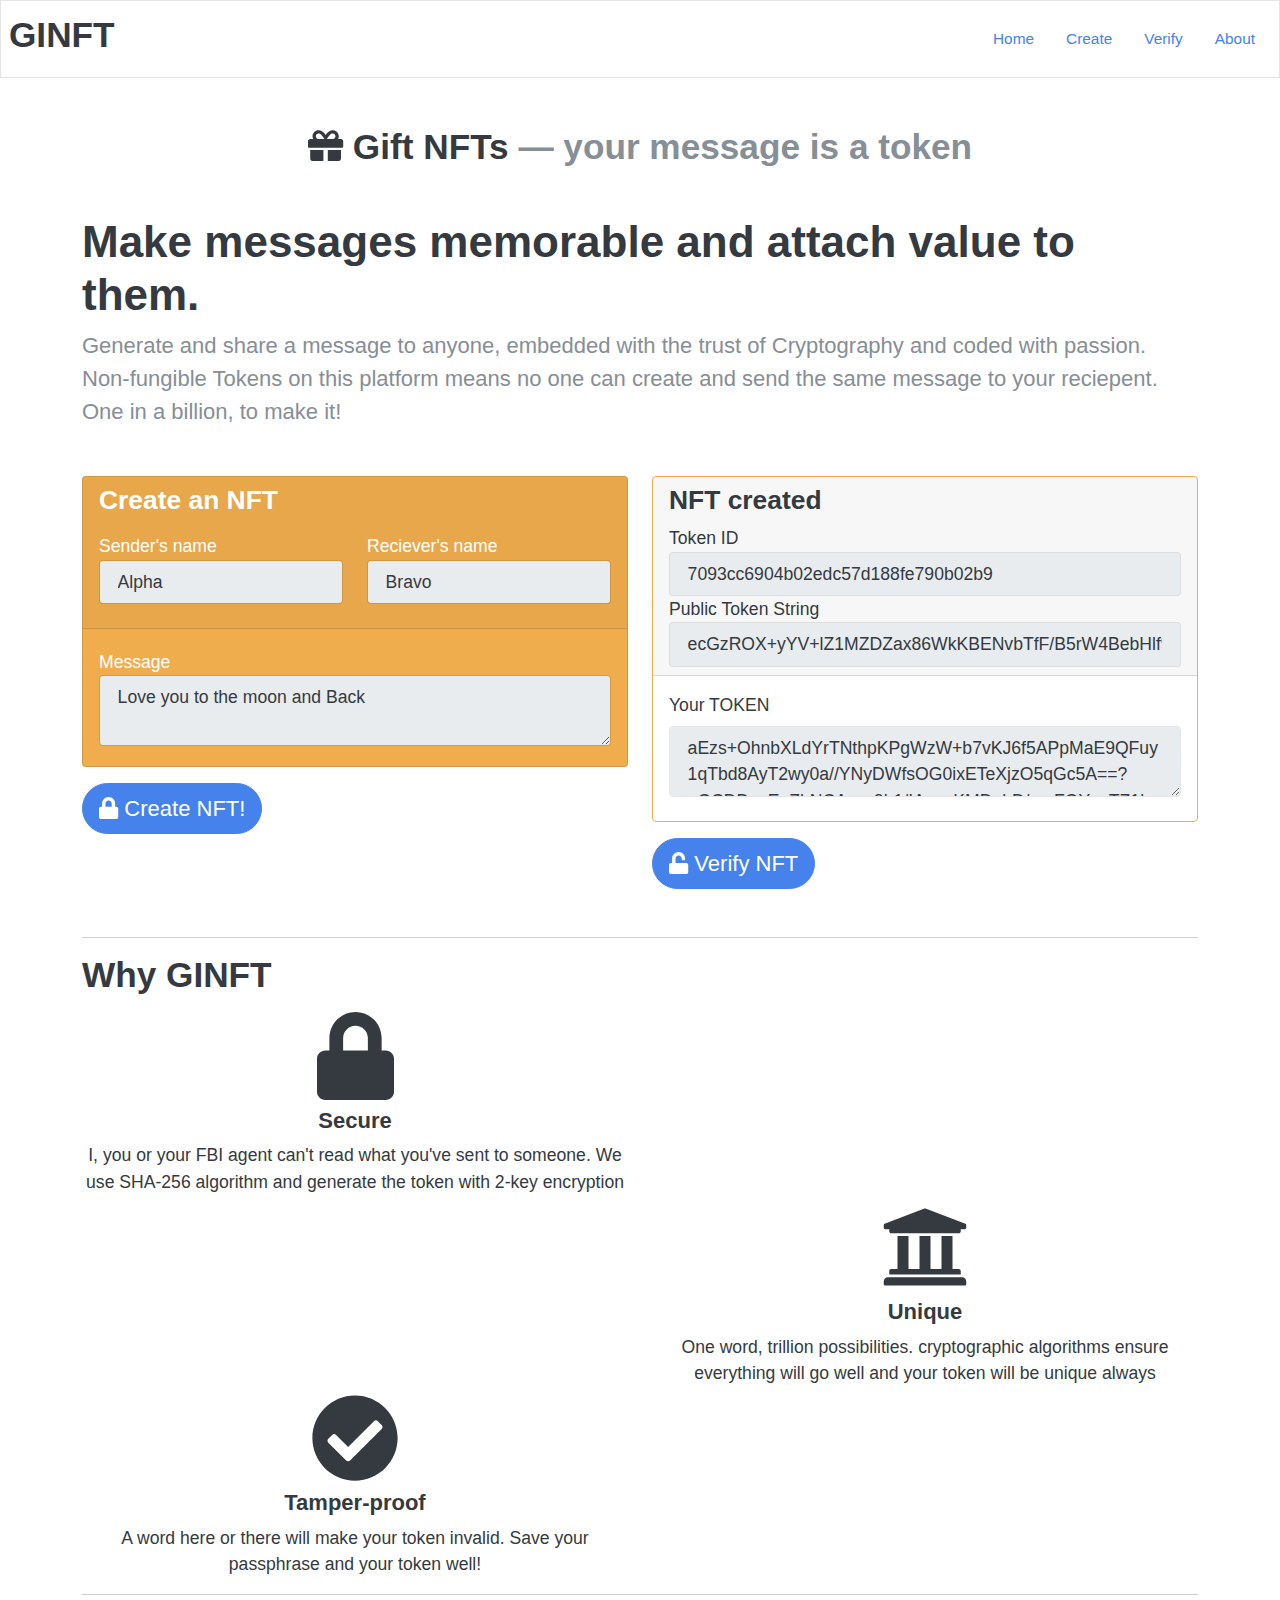
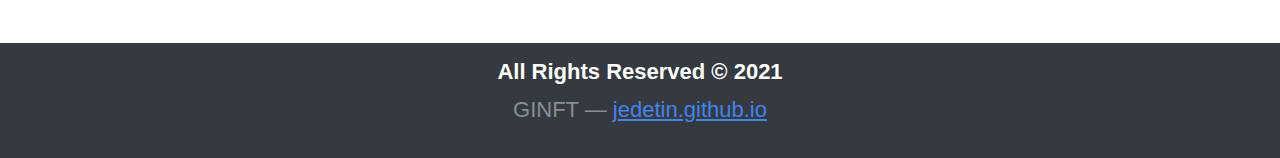
<file: index.html>
<!DOCTYPE html>
<html lang="en">

<head>
    <meta charset="UTF-8">
    <meta name="viewport" content="width=device-width, initial-scale=1.0">
    <meta http-equiv="X-UA-Compatible" content="ie=edge">
    <link rel="shortcut icon" href="assets/img/fav.png" type="image/x-icon">
    <!-- ========================================= Css files -->
    <link rel="stylesheet" href="assets/css/bootstrap.min.css">
    <link rel="stylesheet" href="assets/css/font-awesome.css">

    <title>GINFT - gifting NFTs</title>

    <script language="JavaScript" type="text/javascript" src="assets/cryptico/jsbn.js"></script>
    <script language="JavaScript" type="text/javascript" src="assets/cryptico/random.js"></script>
    <script language="JavaScript" type="text/javascript" src="assets/cryptico/hash.js"></script>
    <script language="JavaScript" type="text/javascript" src="assets/cryptico/rsa.js"></script>
    <script language="JavaScript" type="text/javascript" src="assets/cryptico/aes.js"></script>
    <script language="JavaScript" type="text/javascript" src="assets/cryptico/api.js"></script>

    <script src="assets/js/script.js"></script>

</head>

<body>

    <nav class="navbar navbar-light bg-light p-2 ">
        <a class="navbar-brand">
            <h2>GINFT</h2>
        </a>
        <form class="form-inline">
            <ul class="nav justify-content-center">
                <li class="nav-item">
                    <a class="nav-link active" href="index.html">Home</a>
                </li>
                <li class="nav-item">
                    <a class="nav-link" href="create.html">Create</a>
                </li>
                <li class="nav-item">
                    <a class="nav-link" href="verify.html">Verify</a>
                </li>
                <li class="nav-item">
                    <a class="nav-link" href="about.html">About</a>
                </li>
            </ul>
        </form>
    </nav>

    <div class="section is-lg section-help section-grey mb-5">
        <div class="container">
            <h2 class="m-5">
                <center> <i class="fa fa-gift"></i> Gift NFTs <span class="text-muted"> &mdash; your message is a token</span></center>
            </h2>
            <h1> Make messages memorable and attach value to them. </h1>
            <p class="lead">
                Generate and share a message to anyone, embedded with the trust of Cryptography and coded with passion. Non-fungible Tokens on this platform means no one can create and send the same message to your reciepent. One in a billion, to make it!
            </p>
            <div class="row my-5">
                <div class="col-lg-6">
                    <div class="card text-white bg-warning mb-3">
                        <div class="card-header">
                            <h4 class="card-title">Create an NFT</h4>
                            <div class="row form-row my-3">
                                <div class="col">
                                    <label>Sender's name</label>
                                    <input type="text" class="form-control" placeholder="Jason M Derith" value="Alpha" readonly>
                                </div>
                                <div class="col">
                                    <label>Reciever's name</label>
                                    <input type="text" class="form-control" placeholder="Angela Schrute" value="Bravo" readonly>
                                </div>
                            </div>
                        </div>
                        <div class="card-body">

                            <div class="form-group my-1">
                                <label>
                                    Message</label>
                                <textarea placeholder="Love you to the moon and Back" class="form-control has-style1" readonly>Love you to the moon and Back</textarea>
                            </div>
                        </div>
                    </div>
                    <a class="btn btn-lg btn-primary" href="create.html"><i class="fa fa-lock"></i> Create NFT!</a>

                </div>
                <div class="col-lg-6">
                    <div class="card border-warning mb-3">
                        <div class="card-header">
                            <h4 class="card-title">NFT created</h4>

                            <div class="form-group">
                                <label>Token ID</label>
                                <input type="text" class="form-control" readonly value="7093cc6904b02edc57d188fe790b02b9">
                            </div>
                            <div class="form-group">
                                <label>Public Token String</label>
                                <input type="text" class="form-control" readonly value="ecGzROX+yYV+lZ1MZDZax86WkKBENvbTfF/B5rW4BebHlf91iEtjYv9pe72AQ5Rk4NmcvQjpIhIHYeAuQEA3IQ==">
                            </div>
                        </div>
                        <div class="card-body">
                            <label>
                                Your TOKEN<br>

                            </label>
                            <textarea name="passphrase" class="form-control has-style1 my-2" id="token" name="token " readonly>aEzs+OhnbXLdYrTNthpKPgWzW+b7vKJ6f5APpMaE9QFuy1qTbd8AyT2wy0a//YNyDWfsOG0ixETeXjzO5qGc5A==?gGCDDxuEeZhNCAvqv9h1/IAnvuKMDabD/mqFQYa+TZ1hq/fJBmvEJsqRS9IUMDiDt46zLWUfP8jv3z+ZOg5Yv4XSEB3oe5yeby/Wf/pel6ngE/ah5p2XLSyetl+W5TKN8w2VzpijuH92MOki5dubjoRMoirktgTNP1E+vCn/aJ4Rn0grMWGMYboUl6vODKy36IOp32504QUH6g/PSBZ+2BOKHvxtLFhzGLX8+W+Lrgc3mJkJf/fX1E/6xl7Lqmc7cB/rIldVCg0rOLfBX5IIG6LWPnEF5sDTDUkYrWYQxDwgeKYO+5YmcjXyZHdsOhFAtSaJ7RIOANNl5AYH73DcQ5XnJpRA1oNrU8g7vc4ayeH5PoGK22O0hBjsWL0li+i484WVwRMOBKq63JWxlhhLXdzBoAa8TXYWvO2pdXSp/SaJKMHn4YFctf5NprG8s95T</textarea>


                        </div>
                    </div>
                    <a class="btn btn-lg btn-primary" href="verify.html"> <i class="fa fa-unlock"></i> Verify NFT</a>

                </div>
            </div>
            <hr>
            <h2 class="my-2">Why GINFT</h2>
            <div class="text-center">
                <div class="row">
                    <div class="col-md-6 text-right">
                        <i class="fa fa-lock fa-5x m-2"></i>
                        <h5>Secure</h5>
                        I, you or your FBI agent can't read what you've sent to someone. We use SHA-256 algorithm and generate the token with 2-key encryption
                    </div>
                    <div class="col-md-6">

                    </div>
                </div>

                <div class="row">
                    <div class="col-md-6 text-right">

                    </div>
                    <div class="col-md-6">
                        <i class="fa fa-university fa-5x m-2"></i>
                        <h5>Unique</h5>One word, trillion possibilities. cryptographic algorithms ensure everything will go well and your token will be unique always
                    </div>
                </div>

                <div class="row">
                    <div class="col-md-6 text-right">
                        <i class="fa fa-check-circle fa-5x m-2"></i>
                        <h5>Tamper-proof</h5>A word here or there will make your token invalid. Save your passphrase and your token well!
                    </div>
                    <div class="col-md-6">

                    </div>
                </div>
            </div>

            <hr>


        </div>
    </div>

    <footer class="bg-dark text-white text-center text-lg-start ">
        <!-- Copyright -->
        <div class="text-center p-3 text-white ">
            <h5>All Rights Reserved © 2021</h5>
            <p class="lead text-muted ">
                GINFT &mdash; <a href="https://jedetin.github.io ">jedetin.github.io</a></p>
        </div>
        <!-- Copyright -->
    </footer>
    <script src="assets/js/jQuery.min.js "></script>
    <script src="assets/js/all.min.js "></script>
    <script src="assets/bootstrap.min.js "></script>
    <script src="assets/js/typed.js "></script>
</body>

</html>
</file>
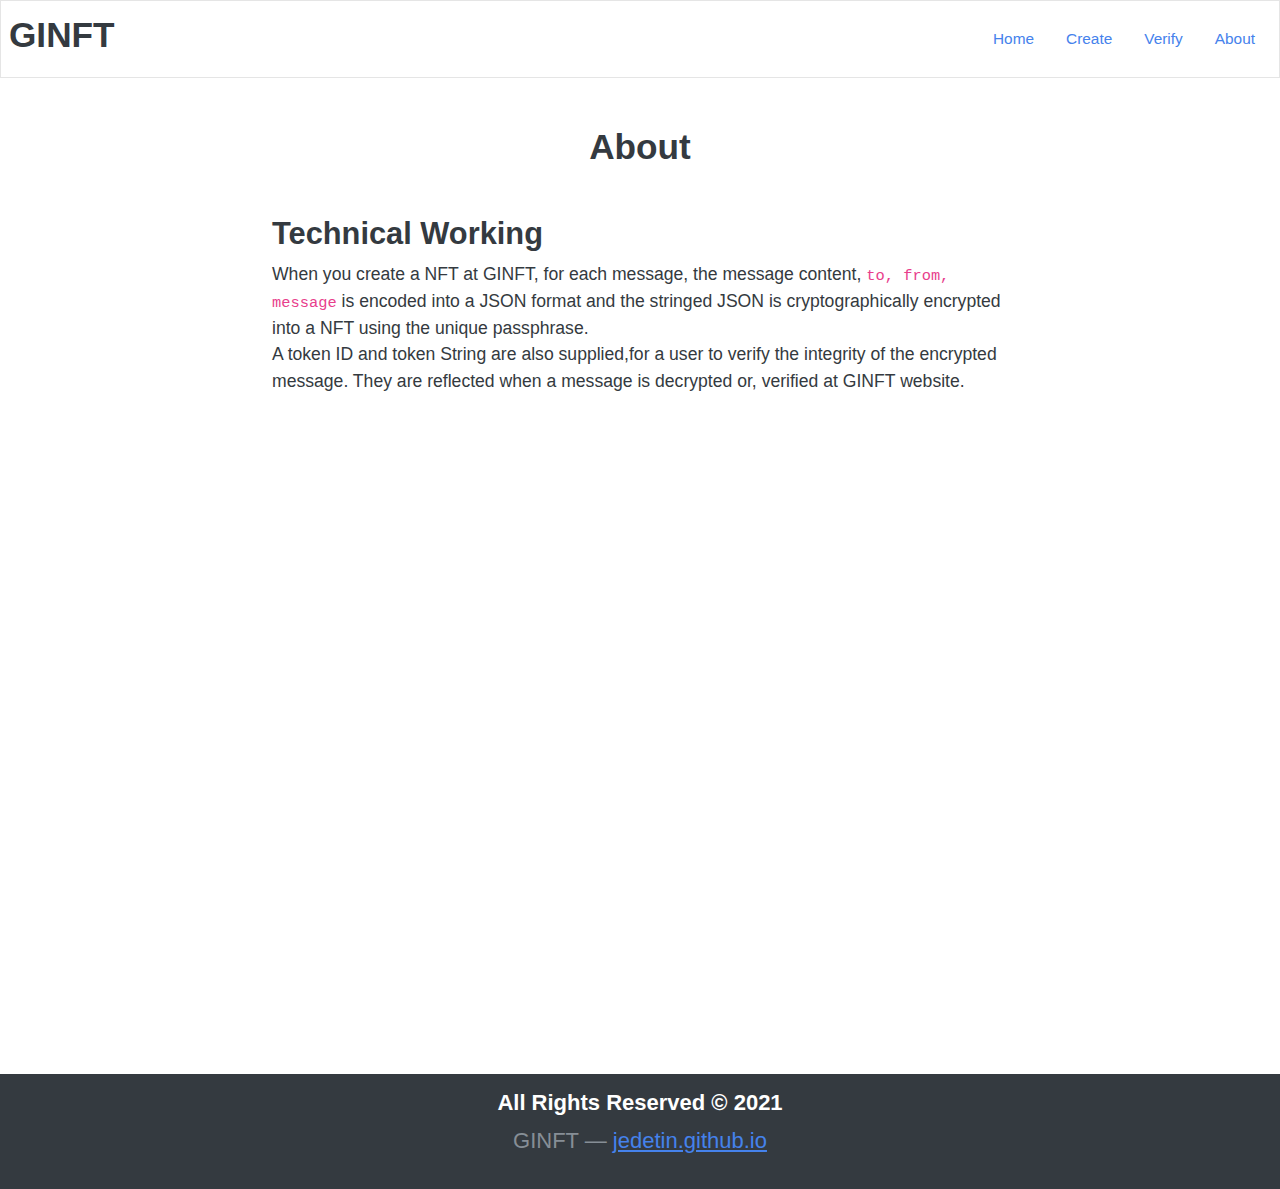
<file: about.html>
<!DOCTYPE html>
<html lang="en">

<head>
    <meta charset="UTF-8">
    <meta name="viewport" content="width=device-width, initial-scale=1.0">
    <meta http-equiv="X-UA-Compatible" content="ie=edge">
    <link rel="shortcut icon" href="assets/img/fav.png" type="image/x-icon">
    <!-- ========================================= Css files -->
    <link rel="stylesheet" href="assets/css/bootstrap.min.css">

    <title>GINFT - gifting NFTs</title>

    <script language="JavaScript" type="text/javascript" src="assets/cryptico/jsbn.js"></script>
    <script language="JavaScript" type="text/javascript" src="assets/cryptico/random.js"></script>
    <script language="JavaScript" type="text/javascript" src="assets/cryptico/hash.js"></script>
    <script language="JavaScript" type="text/javascript" src="assets/cryptico/rsa.js"></script>
    <script language="JavaScript" type="text/javascript" src="assets/cryptico/aes.js"></script>
    <script language="JavaScript" type="text/javascript" src="assets/cryptico/api.js"></script>

    <script src="assets/js/script.js"></script>

</head>

<body>

    <nav class="navbar navbar-light bg-light p-2 ">
        <a class="navbar-brand">
            <h2>GINFT</h2>
        </a>
        <form class="form-inline">
            <ul class="nav justify-content-center">
                <li class="nav-item">
                    <a class="nav-link active" href="index.html">Home</a>
                </li>
                <li class="nav-item">
                    <a class="nav-link" href="create.html">Create</a>
                </li>
                <li class="nav-item">
                    <a class="nav-link" href="verify.html">Verify</a>
                </li>
                <li class="nav-item">
                    <a class="nav-link" href="about.html">About</a>
                </li>
            </ul>
        </form>
    </nav>

    <div class="section is-lg section-help section-grey my-5" style="height: 100vh;">
        <div class="container">
            <h2 class="m-5">
                <center>About</center>
            </h2>
            <div class="row">
                <div class="col-md-2"></div>
                <div class="col-md-8">
                    <h3>Technical Working</h3>
                    When you create a NFT at GINFT, for each message, the message content, <code>to, from, message</code> is encoded into a JSON format and the stringed JSON is cryptographically encrypted into a NFT using the unique passphrase.<br> A
                    token ID and token String are also supplied,for a user to verify the integrity of the encrypted message. They are reflected when a message is decrypted or, verified at GINFT website.

                </div>
                <div class="col-md-2"></div>
            </div>


        </div>
    </div>

    <footer class="bg-dark text-white text-center text-lg-start ">
        <!-- Copyright -->
        <div class="text-center p-3 text-white ">
            <h5>All Rights Reserved © 2021</h5>
            <p class="lead text-muted ">
                GINFT &mdash; <a href="https://jedetin.github.io ">jedetin.github.io</a></p>
        </div>
        <!-- Copyright -->
    </footer>
    <script src="assets/js/jQuery.min.js "></script>
    <script src="assets/js/all.min.js "></script>
    <script src="assets/bootstrap.min.js "></script>
    <script src="assets/js/typed.js "></script>
</body>

</html>
</file>
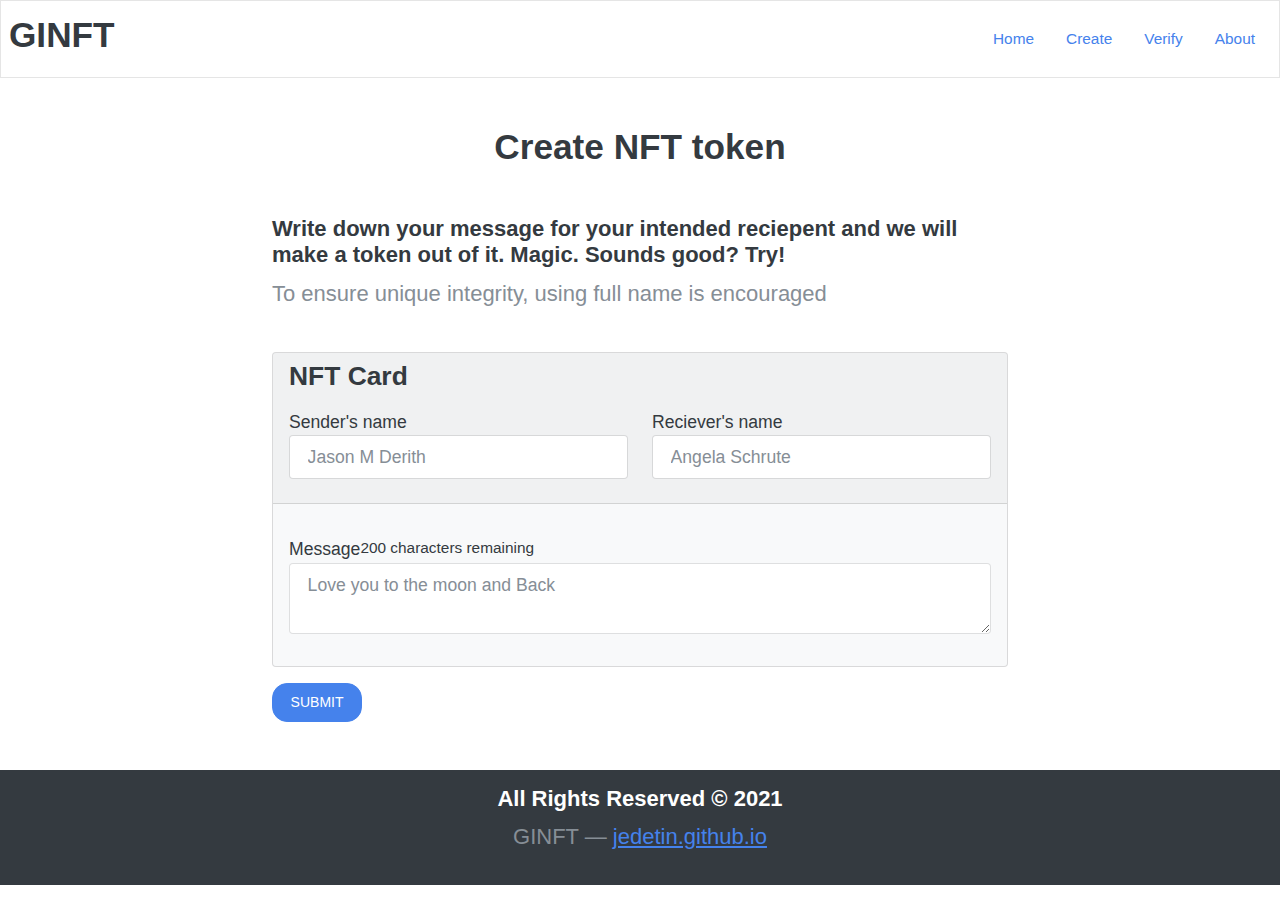
<file: create.html>
<!DOCTYPE html>
<html lang="en">

<head>
    <meta charset="UTF-8">
    <meta name="viewport" content="width=device-width, initial-scale=1.0">
    <meta http-equiv="X-UA-Compatible" content="ie=edge">
    <link rel="shortcut icon" href="assets/img/fav.png" type="image/x-icon">
    <!-- ========================================= Css files -->
    <link rel="stylesheet" href="assets/css/bootstrap.min.css">

    <title>GINFT - gifting NFTs</title>

    <script language="JavaScript" type="text/javascript" src="assets/cryptico/jsbn.js"></script>
    <script language="JavaScript" type="text/javascript" src="assets/cryptico/random.js"></script>
    <script language="JavaScript" type="text/javascript" src="assets/cryptico/hash.js"></script>
    <script language="JavaScript" type="text/javascript" src="assets/cryptico/rsa.js"></script>
    <script language="JavaScript" type="text/javascript" src="assets/cryptico/aes.js"></script>
    <script language="JavaScript" type="text/javascript" src="assets/cryptico/api.js"></script>

    <script src="assets/js/script.js"></script>

</head>

<body>

    <nav class="navbar navbar-light bg-light p-2 ">
        <a class="navbar-brand">
            <h2>GINFT</h2>
        </a>
        <form class="form-inline">
            <ul class="nav justify-content-center">
                <li class="nav-item">
                    <a class="nav-link active" href="index.html">Home</a>
                </li>
                <li class="nav-item">
                    <a class="nav-link" href="create.html">Create</a>
                </li>
                <li class="nav-item">
                    <a class="nav-link" href="verify.html">Verify</a>
                </li>
                <li class="nav-item">
                    <a class="nav-link" href="about.html">About</a>
                </li>
            </ul>
        </form>
    </nav>

    <div class="section is-lg section-help section-grey my-5">
        <div class="container">
            <h2 class="m-5">
                <center>Create NFT token</center>
            </h2>
            <div class="row">
                <div class="col-md-2"></div>
                <div class="col-md-8">
                    <h5>Write down your message for your intended reciepent and we will make a token out of it. Magic. Sounds good? Try!</h5>
                    <p class="lead text-italic">To ensure unique integrity, using full name is encouraged</p><br>

                    <div class="card bg-light mb-3">
                        <div class="card-header">
                            <h4 class="card-title">NFT Card</h4>
                            <div class="row form-row my-3">
                                <div class="col">
                                    <label>Sender's name</label>
                                    <input type="text" id="sender" class="form-control" placeholder="Jason M Derith">
                                </div>
                                <div class="col">
                                    <label>Reciever's name</label>
                                    <input type="text" id="receiver" class="form-control" placeholder="Angela Schrute">
                                </div>
                            </div>
                        </div>
                        <div class="card-body">

                            <div class="form-group my-3">
                                <label>
                                    Message
                                    <small id="charNum" style="float: right;">200 characters remaining</small>
                              
                                </label>
                                <textarea id="message" placeholder="Love you to the moon and Back" class="form-control has-style1" name="message" onkeyup="countChars(this);"></textarea>
                            </div>
                        </div>
                    </div>




                    <button type="button" class="btn btn-primary" data-toggle="modal" data-target="#exampleModalCenter" onclick="getMsg()">SUBMIT</button>
                    <!-- Button trigger modal -->



                    <!-- Modal -->
                    <div class="modal fade" id="exampleModalCenter" tabindex="-1" role="dialog" aria-labelledby="exampleModalCenterTitle" aria-hidden="true">
                        <div class="modal-dialog modal-dialog-centered" role="document">
                            <div class="modal-content">
                                <div class="modal-header">
                                    <h5 class="modal-title" id="exampleModalCenterTitle">Passphrase</h5>
                                    <button type="button" class="close" data-dismiss="modal" aria-label="Close">
                                        <span aria-hidden="true">x</span>
                                    </button>
                                </div>
                                <div class="modal-body">
                                    <div class="form-group">
                                        <label>
                                            
                                            <small>This will be used to unlock and access your token. <b>Please write it down. We won't be able to help you without that</b></small>
                                        </label>
                                        <span class="badge rounded-pill bg-warning">Case Sensitive!</span>
                                        <textarea name="passphrase" placeholder="The quick brown fox jumps over the lazy dog" class="form-control has-style1 my-2" id="pass"></textarea>
                                    </div>

                                </div>
                                <div class="modal-footer">
                                    <button type="button" class="btn btn-primary" onclick="getPass()">Generate</button>
                                </div>



                                <div id="result" class="p-1" style="display:none;">
                                    <h3>Generated Token</h3>
                                    <hr>
                                    <div class="modal-body">
                                        <div class="form-group">
                                            <div class="alert alert-danger">

                                                <strong>Remember to Save!</strong> Tokens are not stored on our server and will be lost if you do not save it. Create and download the token file.
                                            </div>
                                            <label>
                                                Your TOKEN<br>
                
                                            </label>
                                            <textarea name="passphrase" class="form-control has-style1 my-2" id="token" name="token " readonly></textarea>
                                            <button id="create" class="btn btn-primary btn-block">Create file</button>
                                            <a class="btn btn-warning" download="NFT.txt" id="downloadlink" style="display: none">Download</a>
                                        </div>

                                        <div class="alert alert-dismissible alert-warning mt-3">
                                            <h4 class="alert-heading">Warning!</h4>
                                            <p class="mb-0">Token ID and Public Token String are not used to create your token, but will be useful while verifying the tokens. It is advised to save them as well, as it may be important while verification</a>.</p>
                                        </div>

                                        <div class="form-group">
                                            <label>Your Token ID</label>
                                            <br>
                                            <small>This will be used to identify your token</small>
                                            <input name="uid " type="text " class="form-control " id="keyid" readonly>
                                        </div>
                                        <div class="form-group">
                                            <label>Your Public Key String</label>
                                            <br>
                                            <small>This will be used to identify your token</small>
                                            <textarea name="uid " type="text " class="form-control " id="keystring" readonly></textarea>
                                        </div>

                                    </div>

                                    <div class="modal-footer">
                                        <button type="button" class="btn btn-secondary" data-dismiss="modal">Close</button>
                                    </div>
                                </div>

                            </div>
                        </div>
                    </div>

                </div>

                <div class="col-md-2 "></div>
            </div>


        </div>
    </div>

    <footer class="bg-dark text-white text-center text-lg-start ">
        <!-- Copyright -->
        <div class="text-center p-3 text-white ">
            <h5>All Rights Reserved © 2021</h5>
            <p class="lead text-muted ">
                GINFT &mdash; <a href="https://jedetin.github.io ">jedetin.github.io</a></p>
        </div>
        <!-- Copyright -->
    </footer>
    <script src="assets/js/jQuery.min.js "></script>
    <script src="assets/js/all.min.js "></script>
    <script src="assets/bootstrap.min.js "></script>
    <script src="assets/js/typed.js "></script>
</body>

</html>
</file>
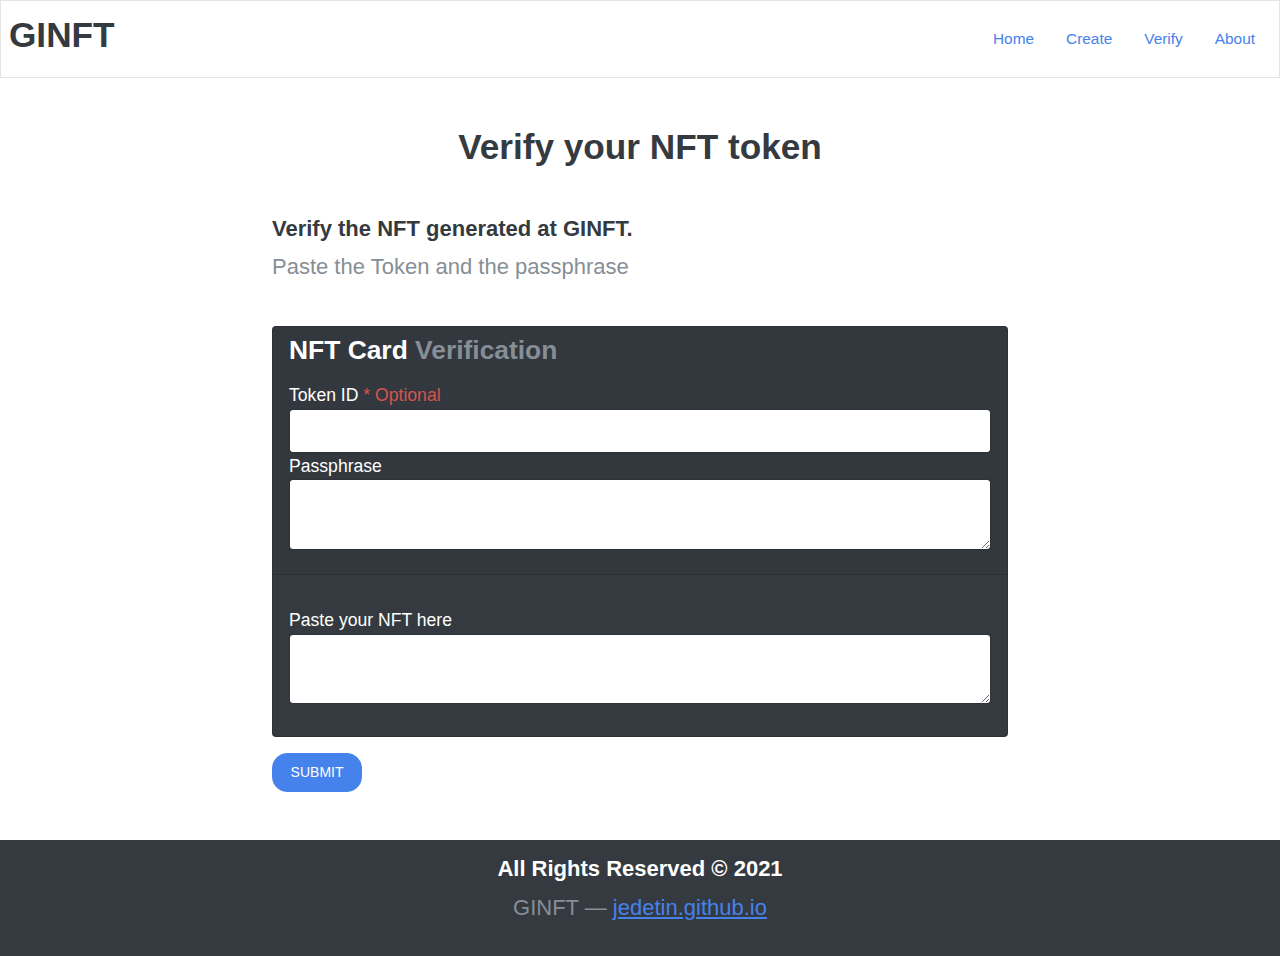
<file: verify.html>
<!DOCTYPE html>
<html lang="en">

<head>
    <meta charset="UTF-8">
    <meta name="viewport" content="width=device-width, initial-scale=1.0">
    <meta http-equiv="X-UA-Compatible" content="ie=edge">
    <link rel="shortcut icon" href="assets/img/fav.png" type="image/x-icon">
    <!-- ========================================= Css files -->
    <link rel="stylesheet" href="assets/css/bootstrap.min.css">

    <title>GINFT - gifting NFTs</title>

    <script language="JavaScript" type="text/javascript" src="assets/cryptico/jsbn.js"></script>
    <script language="JavaScript" type="text/javascript" src="assets/cryptico/random.js"></script>
    <script language="JavaScript" type="text/javascript" src="assets/cryptico/hash.js"></script>
    <script language="JavaScript" type="text/javascript" src="assets/cryptico/rsa.js"></script>
    <script language="JavaScript" type="text/javascript" src="assets/cryptico/aes.js"></script>
    <script language="JavaScript" type="text/javascript" src="assets/cryptico/api.js"></script>

    <script src="assets/js/script.js"></script>

</head>

<body>

    <nav class="navbar navbar-light bg-light p-2 ">
        <a class="navbar-brand">
            <h2>GINFT</h2>
        </a>
        <form class="form-inline">
            <ul class="nav justify-content-center">
                <li class="nav-item">
                    <a class="nav-link active" href="index.html">Home</a>
                </li>
                <li class="nav-item">
                    <a class="nav-link" href="create.html">Create</a>
                </li>
                <li class="nav-item">
                    <a class="nav-link" href="verify.html">Verify</a>
                </li>
                <li class="nav-item">
                    <a class="nav-link" href="about.html">About</a>
                </li>
            </ul>
        </form>
    </nav>

    <div class="section is-lg section-help section-grey my-5">
        <div class="container">
            <h2 class="m-5">
                <center>Verify your NFT token</center>
            </h2>
            <div class="row">
                <div class="col-md-2"></div>
                <div class="col-md-8">
                    <h5>Verify the NFT generated at GINFT.</h5>
                    <p class="lead text-italic">Paste the Token and the passphrase</p><br>

                    <div class="card bg-dark text-white  mb-3">
                        <div class="card-header">
                            <h4 class="card-title">NFT Card <span class="text-muted">Verification</span></h4>
                            <div class="row form-row my-3">
                                <div class="form-group">
                                    <label>Token ID<span class="text-danger text-italic"> * Optional</span></label>
                                    <input name="from" placeholder="" class="form-control has-style1" id="tokenid" type="text">
                                </div>
                                <div class="form-group">
                                    <label>Passphrase</label>
                                    <textarea name="passphrase" placeholder="" class="form-control has-style1" id="pass" type="text"></textarea>
                                </div>
                            </div>
                        </div>
                        <div class="card-body">

                            <div class="form-group my-3">
                                <label>
                                    Paste your NFT here
                                </label>
                                <textarea name="cipher" class="form-control has-style1" id="token"></textarea>
                            </div>
                        </div>
                    </div>




                    <button type="button" class="btn btn-primary" data-toggle="modal" data-target="#exampleModalCenter" onclick="vercrypt()">SUBMIT</button>
                    <!-- Button trigger modal -->



                    <!-- Modal -->
                    <div class="modal fade" id="exampleModalCenter" tabindex="-1" role="dialog" aria-labelledby="exampleModalCenterTitle" aria-hidden="true">
                        <div class="modal-dialog modal-dialog-centered" role="document">
                            <div class="modal-content">
                                <div class="modal-header">
                                    <h5 class="modal-title" id="exampleModalCenterTitle">
                                        <h2>Message Verifcation:</h2>
                                    </h5>
                                    <button type="button" class="close" data-dismiss="modal" aria-label="Close">
                                        <span aria-hidden="true">×</span>
                                    </button>
                                </div>
                                <div class="modal-body">

                                    <p id="verify"></p>
                                    <div id="failure"></div>

                                    <div class="form-group">
                                        <label>From</label>
                                        <input name="from" placeholder="" class="form-control has-style1" id="from" type="text" readonly>
                                        <label>To</label>
                                        <input name="from" placeholder="" class="form-control has-style1" id="to" type="text" readonly>
                                        <label>Message</label>
                                        <input name="from" placeholder="" class="form-control has-style1" id="message" type="text" readonly>
                                    </div>
                                    <p class="lead">Time created:
                                        <p id="ts"></p>
                                    </p>


                                </div>
                                <div class="modal-footer">
                                    <button type="button" class="btn btn-secondary" data-dismiss="modal">Close</button>

                                </div>


                            </div>
                        </div>
                    </div>

                </div>

                <div class="col-md-2 "></div>
            </div>


        </div>
    </div>

    <footer class="bg-dark text-white text-center text-lg-start ">
        <!-- Copyright -->
        <div class="text-center p-3 text-white ">
            <h5>All Rights Reserved © 2021</h5>
            <p class="lead text-muted ">
                GINFT &mdash; <a href="https://jedetin.github.io ">jedetin.github.io</a></p>
        </div>
        <!-- Copyright -->
    </footer>
    <script src="assets/js/jQuery.min.js "></script>
    <script src="assets/js/all.min.js "></script>
    <script src="assets/bootstrap.min.js "></script>
</body>

</html>
</file>
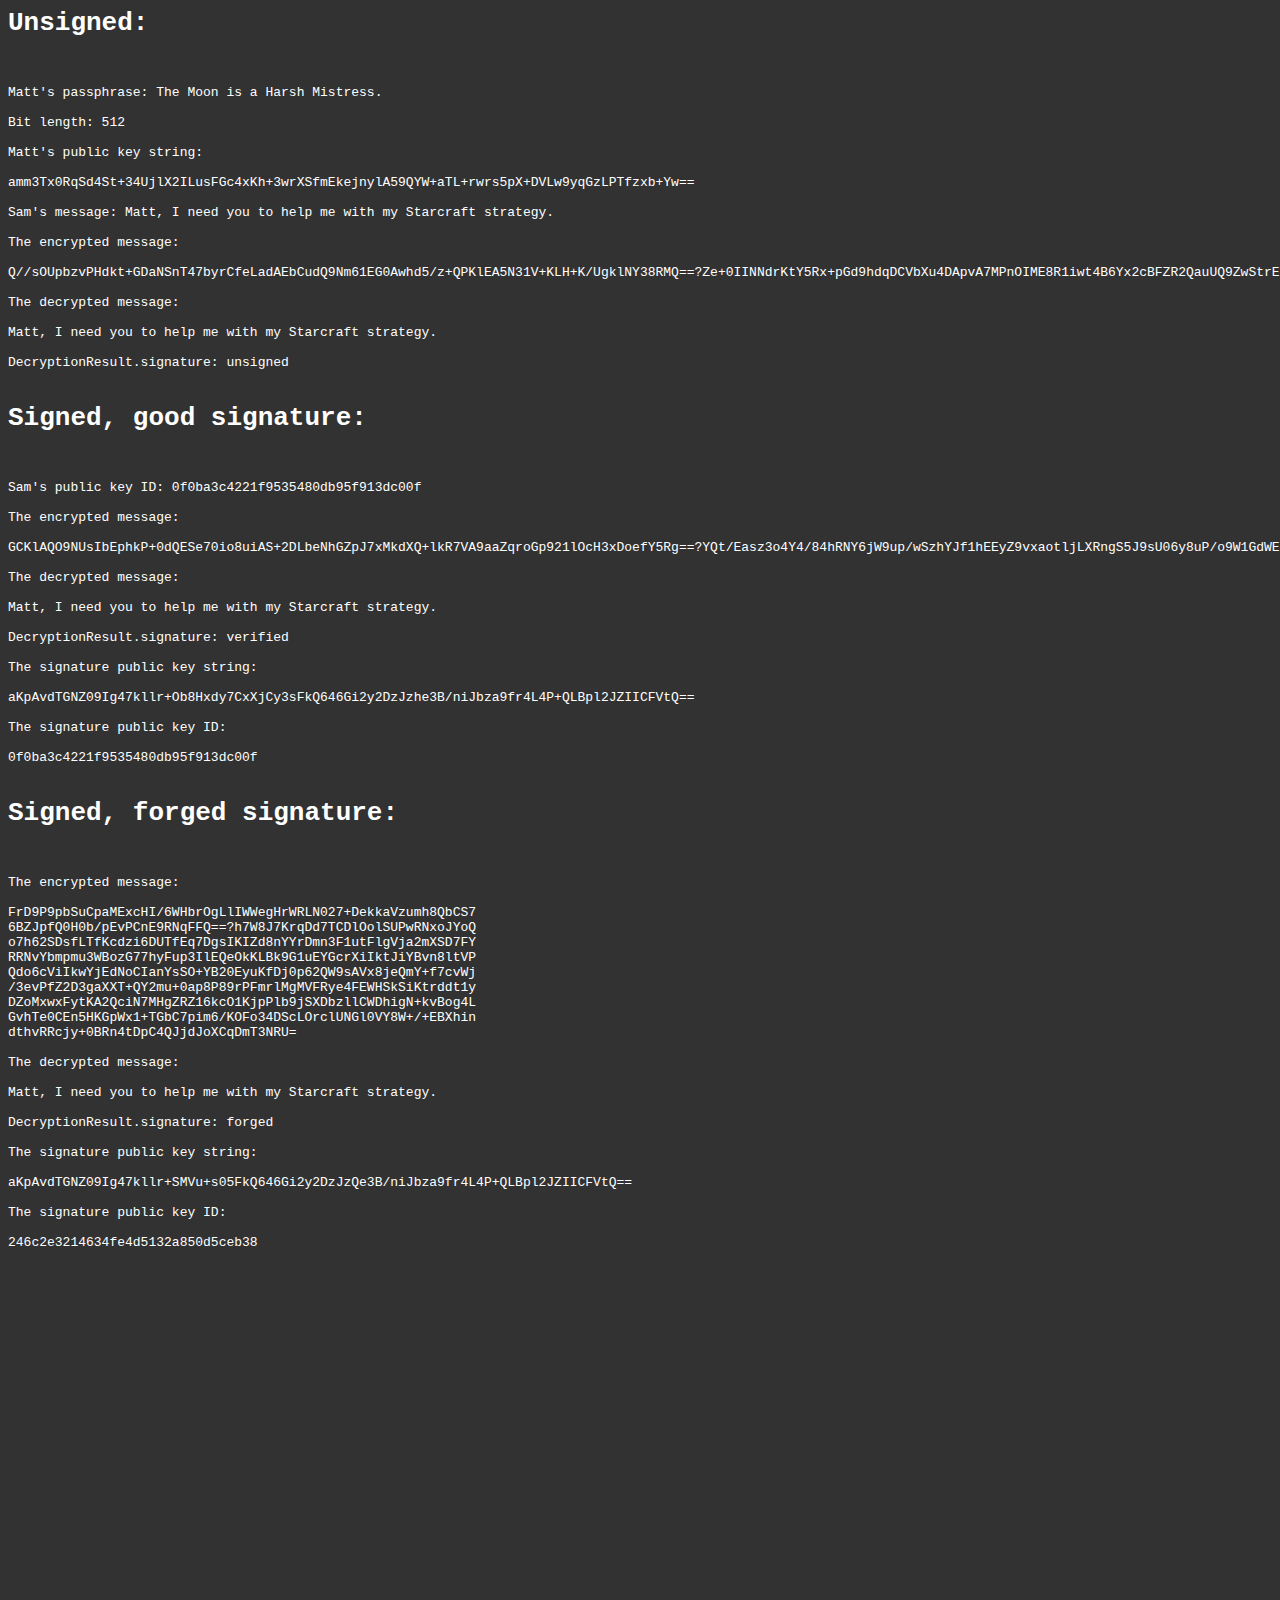
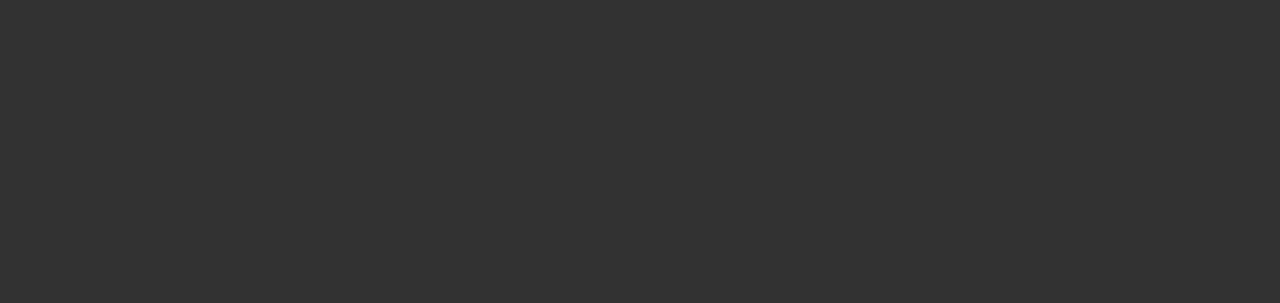
<file: assets/cryptico/test.html>
<html>

    <head>

        <script language="JavaScript" type="text/javascript" src="jsbn.js"></script>
        <script language="JavaScript" type="text/javascript" src="random.js"></script>
        <script language="JavaScript" type="text/javascript" src="hash.js"></script>
        <script language="JavaScript" type="text/javascript" src="rsa.js"></script>
        <script language="JavaScript" type="text/javascript" src="aes.js"></script>
        <script language="JavaScript" type="text/javascript" src="api.js"></script>

        <script>

        function print(string)
        {
            document.write(string + "\n\n");
        }

        print("<h1>Unsigned:</h1>");
        
        var PassPhrase = "The Moon is a Harsh Mistress.";
        var Bits = 512;
        
        print("Matt's passphrase: " + PassPhrase);
        print("Bit length: " + Bits);
        
        var MattsRSAkey = cryptico.generateRSAKey(PassPhrase, Bits);
        var MattsPublicKeyString = cryptico.publicKeyString(MattsRSAkey);       
        
        print("Matt's public key string:");
        print(MattsPublicKeyString);
        
        var PlainText = "Matt, I need you to help me with my Starcraft strategy.";
        
        print("Sam's message: " + PlainText);
        
        var EncryptionResult = cryptico.encrypt(PlainText, MattsPublicKeyString);
        
        print("The encrypted message:");
        print(EncryptionResult.cipher);        
        
        var DecryptionResult = cryptico.decrypt(EncryptionResult.cipher, MattsRSAkey);
        
        print("The decrypted message:");
        print(DecryptionResult.plaintext);        
        print("DecryptionResult.signature: " + DecryptionResult.signature);
//=================================================================================================================================================

        print("<h1>Signed, good signature:</h1>");

        var PassPhrase = "There Ain't No Such Thing As A Free Lunch."; 
        var Bits = 512; 
        var SamsRSAkey = cryptico.generateRSAKey(PassPhrase, Bits);
        
        var PlainText = "Matt, I need you to help me with my Starcraft strategy.";
        var EncryptionResult = cryptico.encrypt(PlainText, MattsPublicKeyString, SamsRSAkey);

        print("Sam's public key ID: " + cryptico.publicKeyID(cryptico.publicKeyString(SamsRSAkey)));

        print("The encrypted message:");
        print(EncryptionResult.cipher);        
        
        var DecryptionResult = cryptico.decrypt(EncryptionResult.cipher, MattsRSAkey);

        print("The decrypted message:");
        print(DecryptionResult.plaintext);        

        print("DecryptionResult.signature: " + DecryptionResult.signature);

        print("The signature public key string:");
        print(DecryptionResult.publicKeyString);        

        print("The signature public key ID:");
        print(cryptico.publicKeyID(DecryptionResult.publicKeyString));        

//=================================================================================================================================================

        print("<h1>Signed, forged signature:</h1>");

        EncryptionResult.cipher = "FrD9P9pbSuCpaMExcHI/6WHbrOgLlIWWegHrWRLN027+DekkaVzumh8QbCS7\n\
6BZJpfQ0H0b/pEvPCnE9RNqFFQ==?h7W8J7KrqDd7TCDlOolSUPwRNxoJYoQ\n\
o7h62SDsfLTfKcdzi6DUTfEq7DgsIKIZd8nYYrDmn3F1utFlgVja2mXSD7FY\n\
RRNvYbmpmu3WBozG77hyFup3IlEQeOkKLBk9G1uEYGcrXiIktJiYBvn8ltVP\n\
Qdo6cViIkwYjEdNoCIanYsSO+YB20EyuKfDj0p62QW9sAVx8jeQmY+f7cvWj\n\
/3evPfZ2D3gaXXT+QY2mu+0ap8P89rPFmrlMgMVFRye4FEWHSkSiKtrddt1y\n\
DZoMxwxFytKA2QciN7MHgZRZ16kcO1KjpPlb9jSXDbzllCWDhigN+kvBog4L\n\
GvhTe0CEn5HKGpWx1+TGbC7pim6/KOFo34DScLOrclUNGl0VY8W+/+EBXhin\n\
dthvRRcjy+0BRn4tDpC4QJjdJoXCqDmT3NRU="

        print("The encrypted message:");
        print(EncryptionResult.cipher);        
        
        var DecryptionResult = cryptico.decrypt(EncryptionResult.cipher, MattsRSAkey);

        print("The decrypted message:");
        print(DecryptionResult.plaintext);        

        print("DecryptionResult.signature: " + DecryptionResult.signature);

        print("The signature public key string:");
        print(DecryptionResult.publicKeyString);        

        print("The signature public key ID:");
        print(cryptico.publicKeyID(DecryptionResult.publicKeyString));        
        

            
        </script>

    </head>
    
    <body style="font-family: monospace; white-space:pre; background-color: #323232; color: white;">

    </body>
    
</html>
</file>
